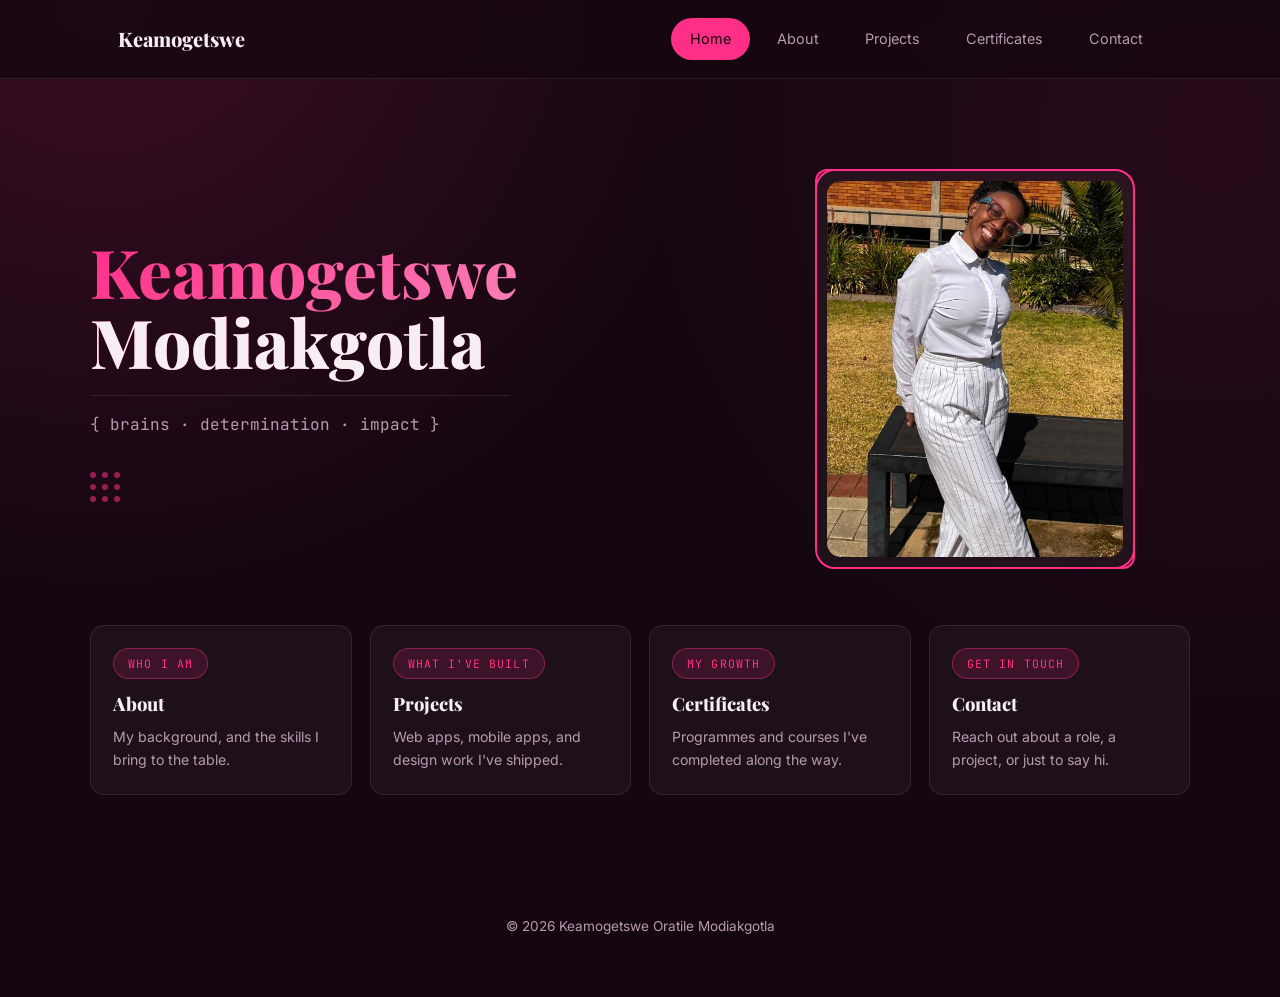
<file: index.html>
<!doctype html>
<html lang="en">
  <head>
    <meta charset="UTF-8" />
    <meta name="viewport" content="width=device-width, initial-scale=1.0" />
    <title>Keamogetswe Modiakgotla — Portfolio</title>
    <meta
      name="description"
      content="Portfolio of Keamogetswe Oratile Modiakgotla, Computer Science student at the University of the Witwatersrand."
    />
    <link rel="stylesheet" href="style.css" />
  </head>
  <body>
    <header class="nav">
      <div class="nav-inner">
        <a href="index.html" class="brand">Keamogetswe</a>
        <button
          class="nav-toggle"
          id="navToggle"
          aria-label="Toggle menu"
          aria-expanded="false"
        >
          ☰
        </button>
        <nav class="nav-links" id="navLinks">
          <a href="index.html" class="active">Home</a>
          <a href="about.html">About</a>
          <a href="projects.html">Projects</a>
          <a href="certificates.html">Certificates</a>
          <a href="contact.html">Contact</a>
        </nav>
      </div>
    </header>

    <main>
      <section class="hero wrap" style="border-top: none">
        <div class="hero-grid">
          <div>
            <h1>Keamogetswe<br /><span>Modiakgotla</span></h1>
            <div class="tagline-row">{ brains · determination · impact }</div>
            <div class="dot-grid">
              <span></span><span></span><span></span> <span></span><span></span
              ><span></span> <span></span><span></span><span></span>
            </div>
          </div>

          <div class="photo-frame">
            <span class="corner c-tl"></span><span class="corner c-br"></span>
            <img src="assets/profile1.jpeg" alt="Keamogetswe Modiakgotla" />
          </div>
        </div>

        <div class="home-nav-cards">
          <a class="home-nav-card" href="about.html">
            <span class="eyebrow">Who I Am</span>
            <h3>About</h3>
            <p>My background, and the skills I bring to the table.</p>
          </a>
          <a class="home-nav-card" href="projects.html">
            <span class="eyebrow">What I've Built</span>
            <h3>Projects</h3>
            <p>Web apps, mobile apps, and design work I've shipped.</p>
          </a>
          <a class="home-nav-card" href="certificates.html">
            <span class="eyebrow">My Growth</span>
            <h3>Certificates</h3>
            <p>Programmes and courses I've completed along the way.</p>
          </a>
          <a class="home-nav-card" href="contact.html">
            <span class="eyebrow">Get In Touch</span>
            <h3>Contact</h3>
            <p>Reach out about a role, a project, or just to say hi.</p>
          </a>
        </div>
      </section>
    </main>

    <footer>© 2026 Keamogetswe Oratile Modiakgotla</footer>

    <script>
      const navToggle = document.getElementById("navToggle");
      const navLinks = document.getElementById("navLinks");
      navToggle.addEventListener("click", () => {
        const isOpen = navLinks.classList.toggle("open");
        navToggle.setAttribute("aria-expanded", isOpen);
      });
    </script>
  </body>
</html>
</file>
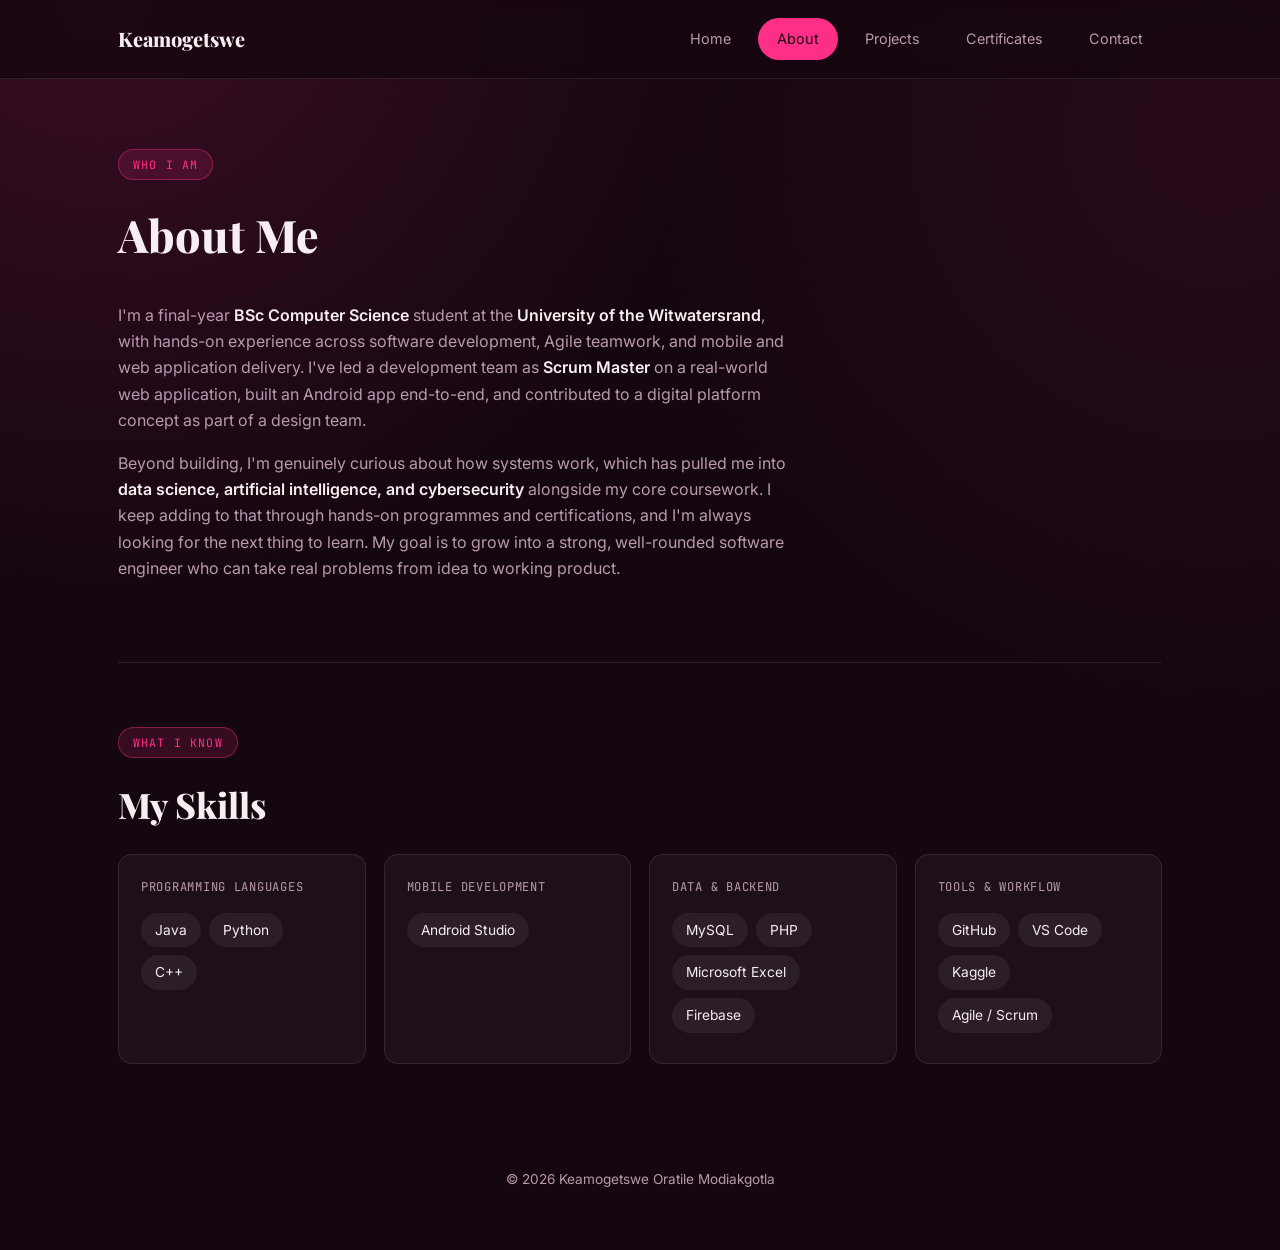
<file: about.html>
<!DOCTYPE html>
<html lang="en">
<head>
<meta charset="UTF-8">
<meta name="viewport" content="width=device-width, initial-scale=1.0">
<title>About — Keamogetswe Modiakgotla</title>
<link rel="stylesheet" href="style.css">
</head>
<body>

<header class="nav">
  <div class="nav-inner">
    <a href="index.html" class="brand">Keamogetswe</a>
    <button class="nav-toggle" id="navToggle" aria-label="Toggle menu" aria-expanded="false">☰</button>
    <nav class="nav-links" id="navLinks">
      <a href="index.html">Home</a>
      <a href="about.html" class="active">About</a>
      <a href="projects.html">Projects</a>
      <a href="certificates.html">Certificates</a>
      <a href="contact.html">Contact</a>
    </nav>
  </div>
</header>

<main class="wrap">
  <div class="page-head">
    <span class="eyebrow">Who I Am</span>
    <h1>About Me</h1>
  </div>

  <section style="border-top:none; padding-top:10px;">
    <div class="about-body">
      <p>
        I'm a final-year <strong>BSc Computer Science</strong> student at the
        <strong>University of the Witwatersrand</strong>, with hands-on experience across software development,
        Agile teamwork, and mobile and web application delivery. I've led a development team as
        <strong>Scrum Master</strong> on a real-world web application, built an Android app end-to-end, and
        contributed to a digital platform concept as part of a design team.
      </p>
      <p>
        Beyond building, I'm genuinely curious about how systems work, which has pulled me into
        <strong>data science, artificial intelligence, and cybersecurity</strong> alongside my core coursework.
        I keep adding to that through hands-on programmes and certifications, and I'm always looking for the next
        thing to learn. My goal is to grow into a strong, well-rounded software engineer who can take real
        problems from idea to working product.
      </p>
    </div>
  </section>

  <section>
    <span class="eyebrow">What I Know</span>
    <h2>My Skills</h2>
    <div class="skills-grid" style="margin-top:20px;">
      <div class="skill-card">
        <div class="head">Programming Languages</div>
        <span class="tag">Java</span><span class="tag">Python</span><span class="tag">C++</span>
      </div>
      <div class="skill-card">
        <div class="head">Mobile Development</div>
        <span class="tag">Android Studio</span>
      </div>
      <div class="skill-card">
        <div class="head">Data &amp; Backend</div>
        <span class="tag">MySQL</span><span class="tag">PHP</span><span class="tag">Microsoft Excel</span><span class="tag">Firebase</span>
      </div>
      <div class="skill-card">
        <div class="head">Tools &amp; Workflow</div>
        <span class="tag">GitHub</span><span class="tag">VS Code</span><span class="tag">Kaggle</span><span class="tag">Agile / Scrum</span>
      </div>
    </div>
  </section>
</main>

<footer>© 2026 Keamogetswe Oratile Modiakgotla</footer>

<script>
  const navToggle = document.getElementById('navToggle');
  const navLinks = document.getElementById('navLinks');
  navToggle.addEventListener('click', ()=>{
    const isOpen = navLinks.classList.toggle('open');
    navToggle.setAttribute('aria-expanded', isOpen);
  });
</script>

</body>
</html>
</file>
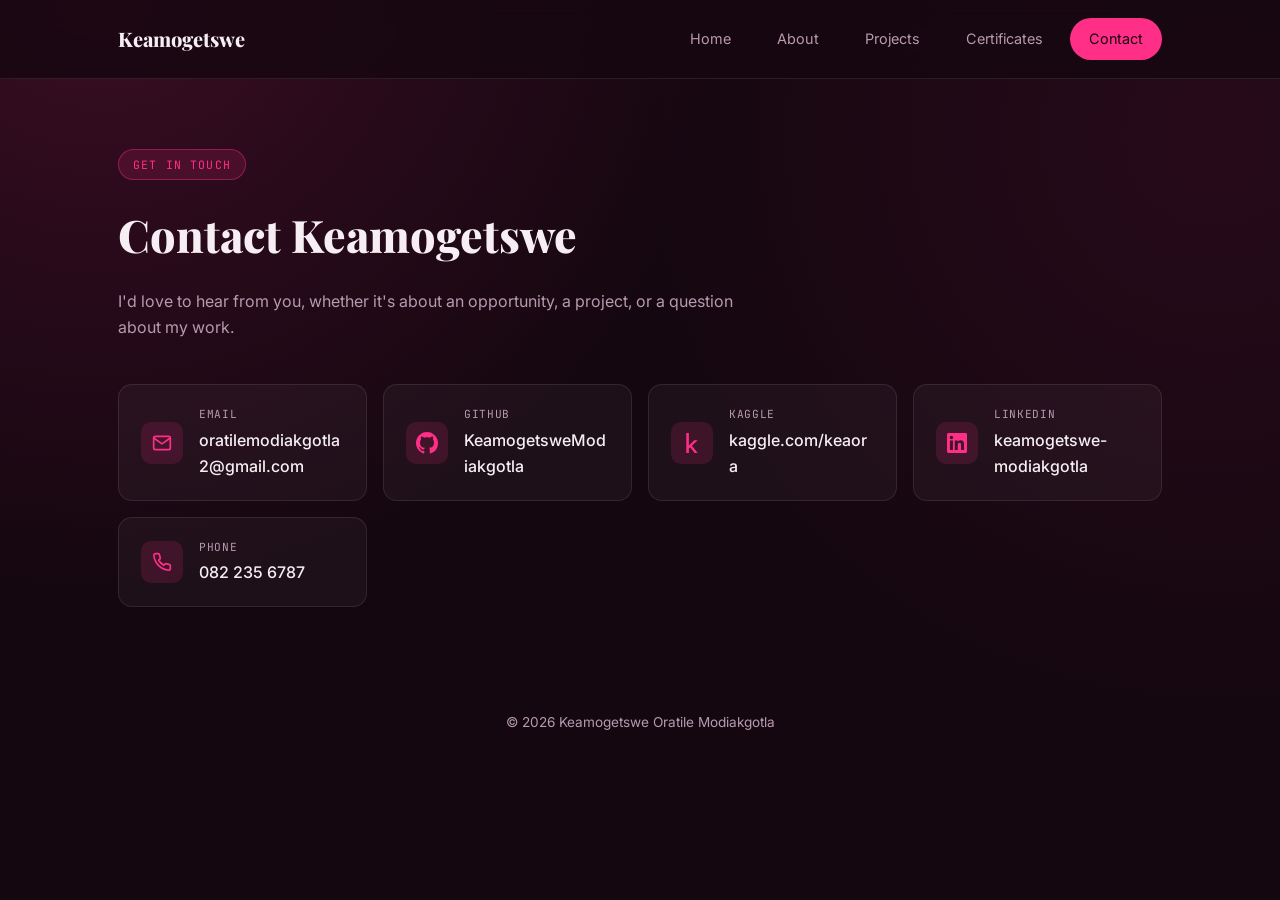
<file: contact.html>
<!DOCTYPE html>
<html lang="en">
<head>
<meta charset="UTF-8">
<meta name="viewport" content="width=device-width, initial-scale=1.0">
<title>Contact — Keamogetswe Modiakgotla</title>
<link rel="stylesheet" href="style.css">
</head>
<body>

<header class="nav">
  <div class="nav-inner">
    <a href="index.html" class="brand">Keamogetswe</a>
    <button class="nav-toggle" id="navToggle" aria-label="Toggle menu" aria-expanded="false">☰</button>
    <nav class="nav-links" id="navLinks">
      <a href="index.html">Home</a>
      <a href="about.html">About</a>
      <a href="projects.html">Projects</a>
      <a href="certificates.html">Certificates</a>
      <a href="contact.html" class="active">Contact</a>
    </nav>
  </div>
</header>

<main class="wrap">
  <div class="page-head">
    <span class="eyebrow">Get In Touch</span>
    <h1>Contact Keamogetswe</h1>
    <p class="section-sub">I'd love to hear from you, whether it's about an opportunity, a project, or a question about my work.</p>
  </div>

  <section style="border-top:none; padding-top:10px;">
    <div class="contact-grid">
      <a class="contact-card" href="mailto:oratilemodiakgotla2@gmail.com">
        <div class="contact-icon">
          <svg viewBox="0 0 24 24" width="20" height="20" fill="none" stroke="currentColor" stroke-width="2" aria-hidden="true">
            <rect x="2" y="4" width="20" height="16" rx="2"/>
            <path d="M2 6l10 7 10-7"/>
          </svg>
        </div>
        <div>
          <div class="contact-label">Email</div>
          <div class="contact-value">oratilemodiakgotla2@gmail.com</div>
        </div>
      </a>
      <a class="contact-card" href="https://github.com/KeamogetsweModiakgotla" target="_blank" rel="noopener">
        <div class="contact-icon">
          <svg viewBox="0 0 24 24" width="22" height="22" fill="currentColor" aria-hidden="true">
            <path d="M12 0C5.37 0 0 5.37 0 12c0 5.31 3.435 9.795 8.205 11.385.6.105.825-.255.825-.57 0-.285-.015-1.23-.015-2.235-3.015.555-3.795-.735-4.035-1.41-.135-.345-.72-1.41-1.23-1.695-.42-.225-1.02-.78-.015-.795.945-.015 1.62.87 1.845 1.23 1.08 1.815 2.805 1.305 3.495.99.105-.78.42-1.305.765-1.605-2.67-.3-5.46-1.335-5.46-5.925 0-1.305.465-2.385 1.23-3.225-.12-.3-.54-1.53.12-3.18 0 0 1.005-.315 3.3 1.23.96-.27 1.98-.405 3-.405s2.04.135 3 .405c2.295-1.56 3.3-1.23 3.3-1.23.66 1.65.24 2.88.12 3.18.765.84 1.23 1.905 1.23 3.225 0 4.605-2.805 5.625-5.475 5.925.435.375.81 1.095.81 2.22 0 1.605-.015 2.895-.015 3.3 0 .315.225.69.825.57A12.02 12.02 0 0024 12c0-6.63-5.37-12-12-12z"/>
          </svg>
        </div>
        <div>
          <div class="contact-label">GitHub</div>
          <div class="contact-value">KeamogetsweModiakgotla</div>
        </div>
      </a>
      <a class="contact-card" href="https://www.kaggle.com/keaora" target="_blank" rel="noopener">
        <div class="contact-icon">
          <svg viewBox="0 0 24 24" width="20" height="20" fill="currentColor" aria-hidden="true">
            <path d="M18.825 23.859c-.022.092-.117.141-.281.141h-3.139c-.187 0-.351-.082-.492-.248l-5.178-6.589-1.448 1.374v5.111c0 .235-.117.352-.351.352H5.505c-.236 0-.354-.117-.354-.352V.353c0-.233.118-.353.354-.353h2.431c.234 0 .351.12.351.353v14.653l6.062-6.101c.155-.157.32-.235.492-.235h3.239c.145 0 .234.06.27.177.036.117.006.221-.09.313l-6.396 6.288 6.937 8.598c.096.09.117.207.03.353"/>
          </svg>
        </div>
        <div>
          <div class="contact-label">Kaggle</div>
          <div class="contact-value">kaggle.com/keaora</div>
        </div>
      </a>
      <a class="contact-card" href="https://www.linkedin.com/in/keamogetswe-modiakgotla" target="_blank" rel="noopener">
        <div class="contact-icon">
          <svg viewBox="0 0 24 24" width="20" height="20" fill="currentColor" aria-hidden="true">
            <path d="M20.447 20.452h-3.554v-5.569c0-1.328-.027-3.037-1.852-3.037-1.853 0-2.136 1.445-2.136 2.939v5.667H9.351V9h3.414v1.561h.046c.477-.9 1.637-1.85 3.37-1.85 3.601 0 4.267 2.37 4.267 5.455v6.286zM5.337 7.433c-1.144 0-2.063-.926-2.063-2.065 0-1.138.92-2.063 2.063-2.063 1.14 0 2.064.925 2.064 2.063 0 1.139-.925 2.065-2.064 2.065zm1.782 13.019H3.555V9h3.564v11.452zM22.225 0H1.771C.792 0 0 .774 0 1.729v20.542C0 23.227.792 24 1.771 24h20.451C23.2 24 24 23.227 24 22.271V1.729C24 .774 23.2 0 22.222 0h.003z"/>
          </svg>
        </div>
        <div>
          <div class="contact-label">LinkedIn</div>
          <div class="contact-value">keamogetswe-modiakgotla</div>
        </div>
      </a>
      <a class="contact-card" href="tel:+27822356787">
  <div class="contact-icon">
    <svg viewBox="0 0 24 24" width="20" height="20" fill="none" stroke="currentColor" stroke-width="2" aria-hidden="true">
      <path d="M22 16.92v3a2 2 0 0 1-2.18 2 19.79 19.79 0 0 1-8.63-3.07 19.5 19.5 0 0 1-6-6 19.79 19.79 0 0 1-3.07-8.67A2 2 0 0 1 4.11 2h3a2 2 0 0 1 2 1.72c.127.96.362 1.903.7 2.81a2 2 0 0 1-.45 2.11L8.09 9.91a16 16 0 0 0 6 6l1.27-1.27a2 2 0 0 1 2.11-.45c.907.338 1.85.573 2.81.7A2 2 0 0 1 22 16.92z"/>
    </svg>
  </div>
  <div>
    <div class="contact-label">Phone</div>
    <div class="contact-value">082 235 6787</div>
  </div>
</a>
    </div>
  </section>
</main>

<footer>© 2026 Keamogetswe Oratile Modiakgotla</footer>

<script>
  const navToggle = document.getElementById('navToggle');
  const navLinks = document.getElementById('navLinks');
  navToggle.addEventListener('click', ()=>{
    const isOpen = navLinks.classList.toggle('open');
    navToggle.setAttribute('aria-expanded', isOpen);
  });
</script>

</body>
</html>
</file>
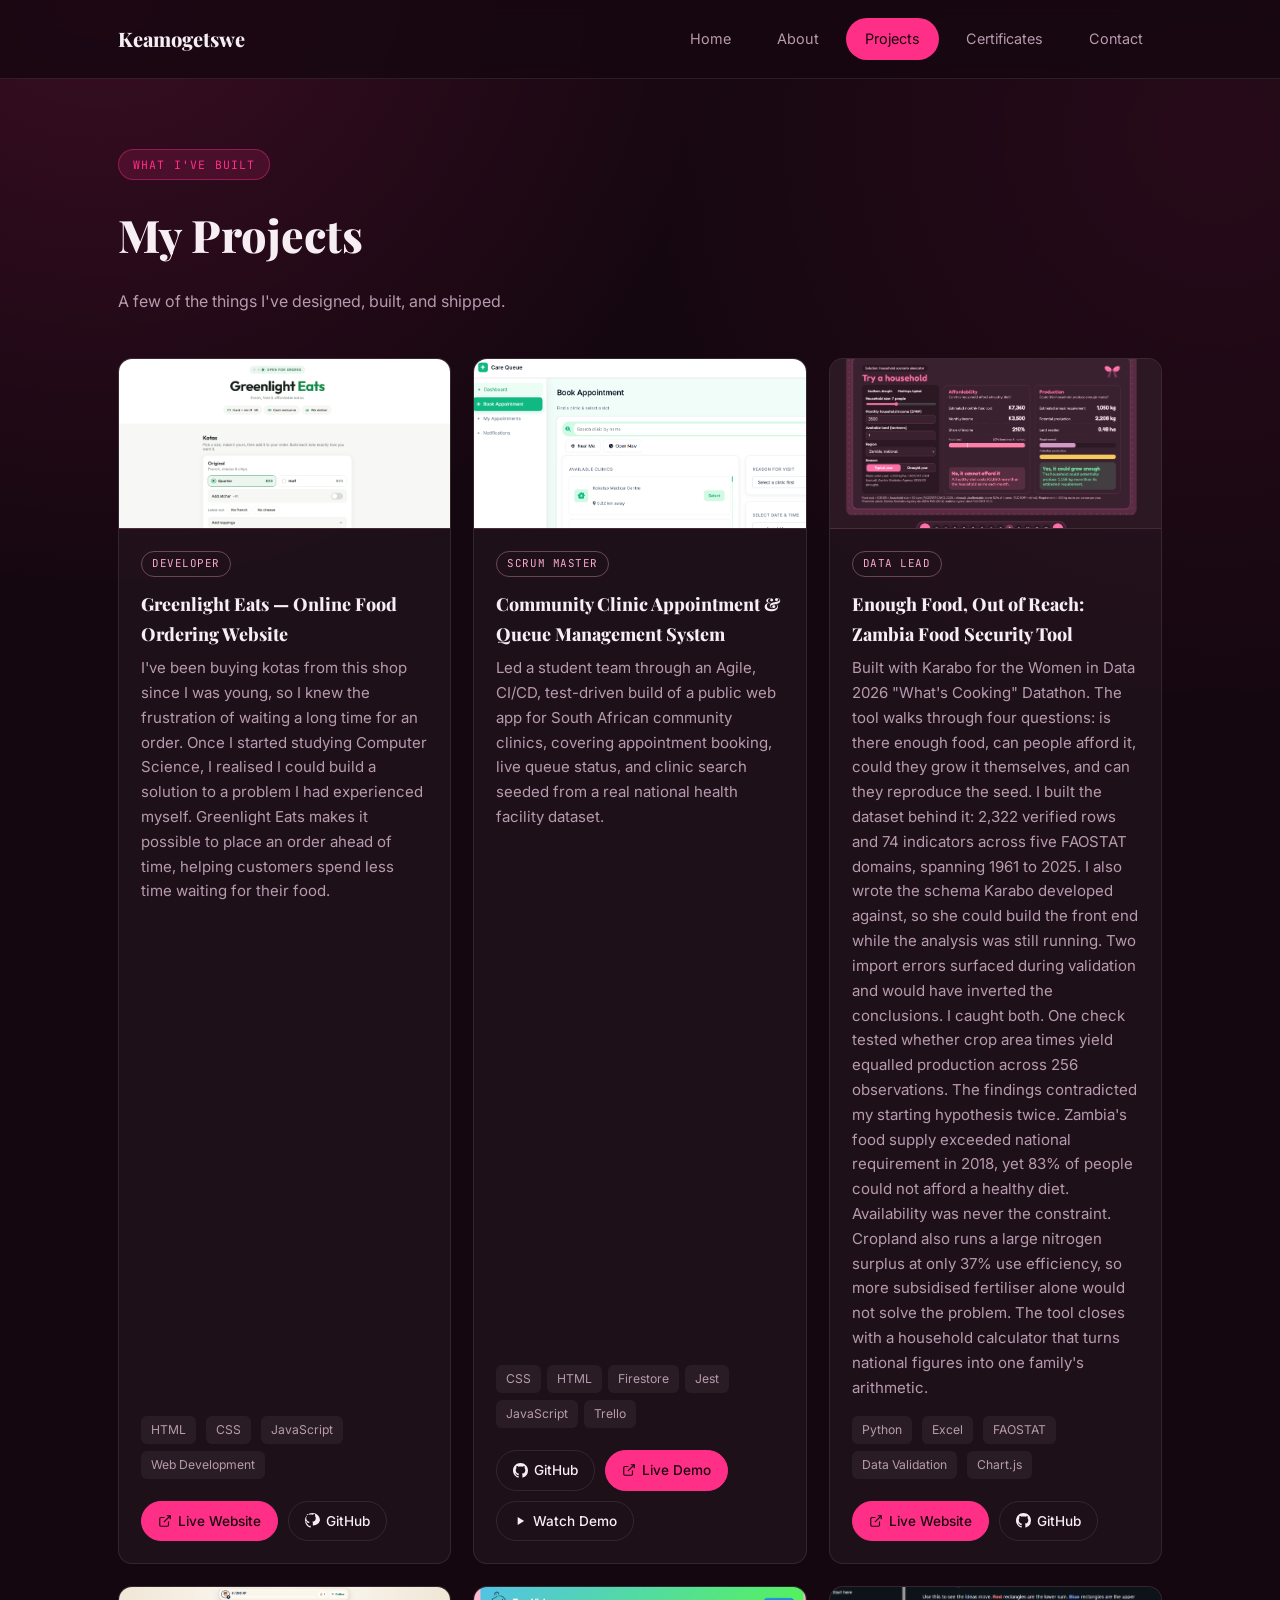
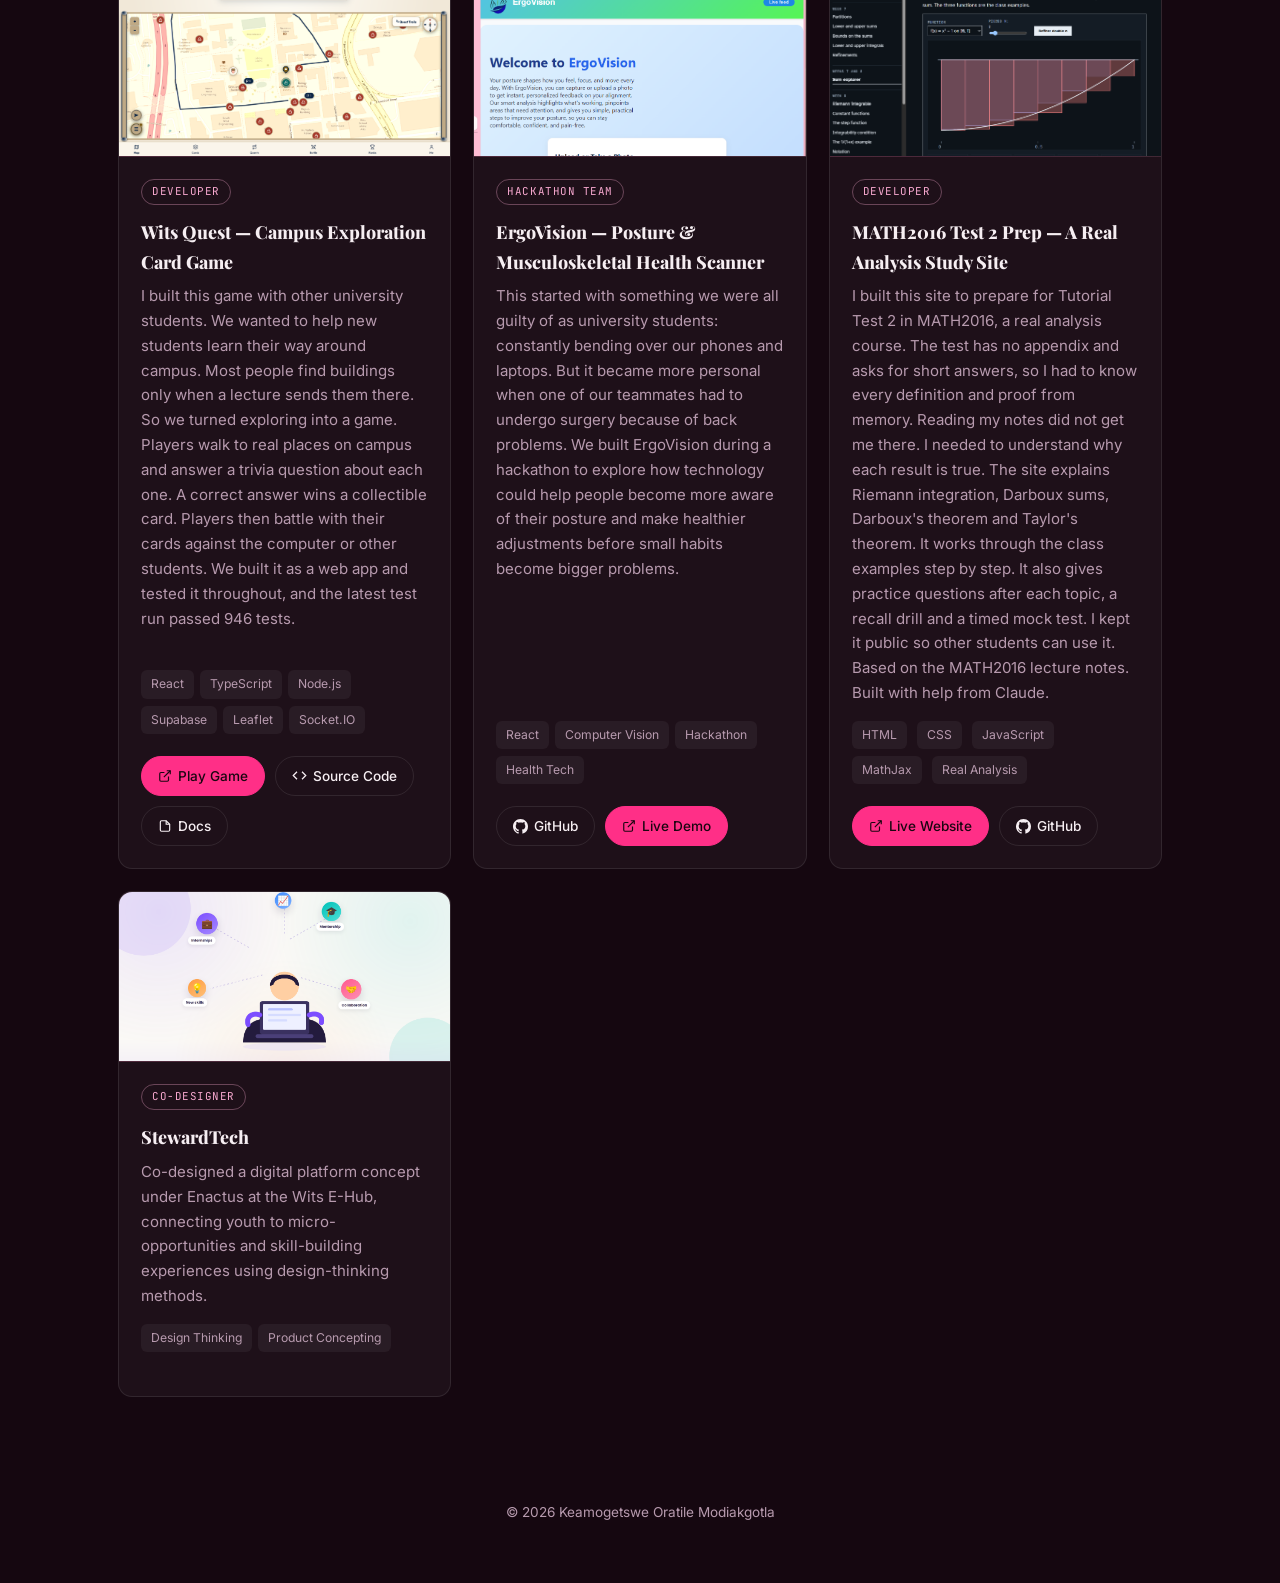
<file: projects.html>
<!DOCTYPE html>

<html lang="en">
<head>
<meta charset="UTF-8">
<meta name="viewport" content="width=device-width, initial-scale=1.0">
<title>Projects — Keamogetswe Modiakgotla</title>
<link rel="stylesheet" href="style.css">
</head>
<body>

<header class="nav">
  <div class="nav-inner">
    <a href="index.html" class="brand">Keamogetswe</a>
    <button class="nav-toggle" id="navToggle" aria-label="Toggle menu" aria-expanded="false">☰</button>
    <nav class="nav-links" id="navLinks">
      <a href="index.html">Home</a>
      <a href="about.html">About</a>
      <a href="projects.html" class="active">Projects</a>
      <a href="certificates.html">Certificates</a>
      <a href="contact.html">Contact</a>
    </nav>
  </div>
</header>

<main class="wrap">
  <div class="page-head">
    <span class="eyebrow">What I've Built</span>
    <h1>My Projects</h1>
    <p class="section-sub">A few of the things I've designed, built, and shipped.</p>
  </div>

  <section style="border-top:none; padding-top:10px;">
    <div class="projects-grid">


   
<div class="project-card">
  <div class="project-thumb">
    <img src="assets/projects/greenlight-eats.png" alt="Greenlight Eats ordering website">
  </div>

  <div class="project-body">
    <span class="role-tag">Developer</span>

    <h3>Greenlight Eats — Online Food Ordering Website</h3>

    <p>
     I've been buying kotas from this shop since I was young, so I knew the frustration
      of waiting a long time for an order. Once I started studying Computer Science, I
      realised I could build a solution to a problem I had experienced myself. Greenlight
      Eats makes it possible to place an order ahead of time, helping customers spend
      less time waiting for their food.
    </p>

    <div class="stack-tags">
      <span>HTML</span>
      <span>CSS</span>
      <span>JavaScript</span>
      <span>Web Development</span>
    </div>

    <div class="project-links">
      <a href="http://greenlight-eats.co.za/" target="_blank" rel="noopener" class="btn primary">
        <svg viewBox="0 0 24 24" width="14" height="14" fill="none" stroke="currentColor" stroke-width="2" aria-hidden="true">
          <path d="M18 13v6a2 2 0 0 1-2 2H5a2 2 0 0 1-2-2V8a2 2 0 0 1 2-2h6"/>
          <path d="M15 3h6v6"/>
          <path d="M10 14 21 3"/>
        </svg>
        Live Website
      </a>

      <a href="https://github.com/KeamogetsweModiakgotla/KeamogetsweModiakgotla.github.io.git" target="_blank" rel="noopener" class="btn">
        <svg viewBox="0 0 24 24" width="15" height="15" fill="currentColor" aria-hidden="true">
          <path d="M12 0C5.37 0 0 5.37 0 12c0 5.31 3.435 9.795 8.205 11.385.6.105.825-.255.825-.57 0-.285-.015-1.23-.015-2.235-3.015.555-3.795-.735-4.035-1.41-.135-.345-.72-1.41-1.23-1.695-.42-.225-1.02-.78-1.23-1.695-.135-.345-.72-1.41-1.23-1.695-.42-.225-1.02-.78-.015-.795.945-.015 1.62.87 1.845 1.23 1.08 1.815 2.805 1.305 3.495.99.105-.78.42-1.305.765-1.605-2.67-.3-5.46-1.335-5.46-5.925 0-1.305.465-2.385 1.23-3.225-.12-.3-.54-1.53.12-3.18 0 0 1.005-.315 3.3 1.23.96-.27 1.98-.405 3-.405s2.04.135 3 .405c2.295-1.56 3.3-1.23 3.3-1.23.66 1.65.24 2.88.12 3.18.765.84 1.23 1.905 1.23 3.225 0 4.605-2.805 5.625-5.475 5.925.435.375.81 1.095.81 2.22 0 1.605-.015 2.895-.015 3.3 0 .315.225.69.825.57A12.02 12.02 0 0024 12c0-6.63-5.37-12-12-12z"/>
        </svg>
        GitHub
      </a>
    </div>
  </div>
</div>



      <div class="project-card">
        <div class="project-thumb"><img src="assets/projects/community-clinic.png" alt="Community Clinic project illustration"></div>
        <div class="project-body">
          <span class="role-tag">Scrum Master</span>
          <h3>Community Clinic Appointment &amp; Queue Management System</h3>
          <p>
            Led a student team through an Agile, CI/CD, test-driven build of a public web app for South African
            community clinics, covering appointment booking, live queue status, and clinic search seeded from
            a real national health facility dataset.
          </p>
          <div class="stack-tags">
            <span>CSS</span><span>HTML</span><span>Firestore</span><span>Jest</span><span>JavaScript</span><span>Trello</span>
          </div>
          <div class="project-links">
            <a href="https://github.com/NkadimengKgothatso/SD-CareQueue" target="_blank" rel="noopener" class="btn">
              <svg viewBox="0 0 24 24" width="15" height="15" fill="currentColor" aria-hidden="true">
                <path d="M12 0C5.37 0 0 5.37 0 12c0 5.31 3.435 9.795 8.205 11.385.6.105.825-.255.825-.57 0-.285-.015-1.23-.015-2.235-3.015.555-3.795-.735-4.035-1.41-.135-.345-.72-1.41-1.23-1.695-.42-.225-1.02-.78-.015-.795.945-.015 1.62.87 1.845 1.23 1.08 1.815 2.805 1.305 3.495.99.105-.78.42-1.305.765-1.605-2.67-.3-5.46-1.335-5.46-5.925 0-1.305.465-2.385 1.23-3.225-.12-.3-.54-1.53.12-3.18 0 0 1.005-.315 3.3 1.23.96-.27 1.98-.405 3-.405s2.04.135 3 .405c2.295-1.56 3.3-1.23 3.3-1.23.66 1.65.24 2.88.12 3.18.765.84 1.23 1.905 1.23 3.225 0 4.605-2.805 5.625-5.475 5.925.435.375.81 1.095.81 2.22 0 1.605-.015 2.895-.015 3.3 0 .315.225.69.825.57A12.02 12.02 0 0024 12c0-6.63-5.37-12-12-12z"/>
              </svg>
              GitHub
            </a>
            <a href="https://care-queue-delta.vercel.app/" target="_blank" rel="noopener" class="btn primary">
              <svg viewBox="0 0 24 24" width="14" height="14" fill="none" stroke="currentColor" stroke-width="2" aria-hidden="true">
                <path d="M18 13v6a2 2 0 0 1-2 2H5a2 2 0 0 1-2-2V8a2 2 0 0 1 2-2h6"/>
                <path d="M15 3h6v6"/>
                <path d="M10 14 21 3"/>
              </svg>
              Live Demo
            </a>
            <a href="https://youtu.be/UJu9VxLU-jQ" target="_blank" rel="noopener" class="btn">
              <svg viewBox="0 0 24 24" width="14" height="14" fill="currentColor" aria-hidden="true">
                <path d="M8 5v14l11-7z"/>
              </svg>
              Watch Demo
            </a>
          </div>
        </div>
      </div>

    <div class="project-card">
  <div class="project-thumb">
    <img src="assets/projects/zambia-food-security.png" alt="Zambia food security data story and household calculator">
  </div>

  <div class="project-body">
    <span class="role-tag">Data Lead</span>

    <h3>Enough Food, Out of Reach: Zambia Food Security Tool</h3>

    <p>
      Built with Karabo for the Women in Data 2026 "What's Cooking" Datathon.
      The tool walks through four questions: is there enough food, can people afford it,
      could they grow it themselves, and can they reproduce the seed.
      I built the dataset behind it: 2,322 verified rows and 74 indicators across five
      FAOSTAT domains, spanning 1961 to 2025. I also wrote the schema Karabo developed
      against, so she could build the front end while the analysis was still running.
      Two import errors surfaced during validation and would have inverted the conclusions.
      I caught both. One check tested whether crop area times yield equalled production
      across 256 observations.
      The findings contradicted my starting hypothesis twice. Zambia's food supply exceeded
      national requirement in 2018, yet 83% of people could not afford a healthy diet.
      Availability was never the constraint. Cropland also runs a large nitrogen surplus at
      only 37% use efficiency, so more subsidised fertiliser alone would not solve the problem.
      The tool closes with a household calculator that turns national figures into one
      family's arithmetic.
    </p>

    <div class="stack-tags">
      <span>Python</span>
      <span>Excel</span>
      <span>FAOSTAT</span>
      <span>Data Validation</span>
      <span>Chart.js</span>
    </div>

    <div class="project-links">
      <a href="https://keamogetswemodiakgotla.github.io/zambia-food-security/" target="_blank" rel="noopener" class="btn primary">
        <svg viewBox="0 0 24 24" width="14" height="14" fill="none" stroke="currentColor" stroke-width="2" aria-hidden="true">
          <path d="M18 13v6a2 2 0 0 1-2 2H5a2 2 0 0 1-2-2V8a2 2 0 0 1 2-2h6"/>
          <path d="M15 3h6v6"/>
          <path d="M10 14 21 3"/>
        </svg>
        Live Website
      </a>

      <a href="https://github.com/KeamogetsweModiakgotla/zambia-food-security" target="_blank" rel="noopener" class="btn">
        <svg viewBox="0 0 24 24" width="15" height="15" fill="currentColor" aria-hidden="true">
          <path d="M12 0C5.37 0 0 5.37 0 12c0 5.31 3.435 9.795 8.205 11.385.6.105.825-.255.825-.57 0-.285-.015-1.23-.015-2.235-3.015.555-3.795-.735-4.035-1.41-.135-.345-.72-1.41-1.23-1.695-.42-.225-1.02-.78-.015-.795.945-.015 1.62.87 1.845 1.23 1.08 1.815 2.805 1.305 3.495.99.105-.78.42-1.305.765-1.605-2.67-.3-5.46-1.335-5.46-5.925 0-1.305.465-2.385 1.23-3.225-.12-.3-.54-1.53.12-3.18 0 0 1.005-.315 3.3 1.23.96-.27 1.98-.405 3-.405s2.04.135 3 .405c2.295-1.56 3.3-1.23 3.3-1.23.66 1.65.24 2.88.12 3.18.765.84 1.23 1.905 1.23 3.225 0 4.605-2.805 5.625-5.475 5.925.435.375.81 1.095.81 2.22 0 1.605-.015 2.895-.015 3.3 0 .315.225.69.825.57A12.02 12.02 0 0024 12c0-6.63-5.37-12-12-12z"/>
        </svg>
        GitHub
      </a>
    </div>
  </div>
</div>

<div class="project-card">
  <div class="project-thumb"><img src="assets/projects/wits-quest.png" alt="Wits Quest campus game"></div>
  <div class="project-body">
    <span class="role-tag">Developer</span>
    <h3>Wits Quest — Campus Exploration Card Game</h3>
    <p>
    I built this game with other university students.
 We wanted to help new students learn their way around campus. Most people find
  buildings only when a lecture sends them there. So we turned exploring into a game.
  Players walk to real places on campus and answer a trivia question about each one.
  A correct answer wins a collectible card. Players then battle with their cards against
  the computer or other students. We built it as a web app and tested it throughout,
  and the latest test run passed 946 tests.
    </p>
    <div class="stack-tags">
      <span>React</span><span>TypeScript</span><span>Node.js</span><span>Supabase</span><span>Leaflet</span><span>Socket.IO</span>
    </div>
    <div class="project-links">
      <a href="https://wits-quest.vercel.app" target="_blank" rel="noopener" class="btn primary">
        <svg viewBox="0 0 24 24" width="14" height="14" fill="none" stroke="currentColor" stroke-width="2" aria-hidden="true">
          <path d="M18 13v6a2 2 0 0 1-2 2H5a2 2 0 0 1-2-2V8a2 2 0 0 1 2-2h6"/>
          <path d="M15 3h6v6"/>
          <path d="M10 14 21 3"/>
        </svg>
        Play Game
      </a>
      <a href="https://sdp.ms.wits.ac.za/big-o/Wits-Quest" target="_blank" rel="noopener" class="btn">
        <svg viewBox="0 0 24 24" width="15" height="15" fill="none" stroke="currentColor" stroke-width="2" aria-hidden="true">
          <path d="m16 18 6-6-6-6"/>
          <path d="m8 6-6 6 6 6"/>
        </svg>
        Source Code
      </a>
      <a href="https://nkadimengkgothatso.github.io/-wits-quest/" target="_blank" rel="noopener" class="btn">
        <svg viewBox="0 0 24 24" width="14" height="14" fill="none" stroke="currentColor" stroke-width="2" aria-hidden="true">
          <path d="M14 3H6a2 2 0 0 0-2 2v14a2 2 0 0 0 2 2h12a2 2 0 0 0 2-2V9z"/>
          <path d="M14 3v6h6"/>
        </svg>
        Docs
      </a>
    </div>
  </div>
</div>
      <div class="project-card">
        <div class="project-thumb"><img src="assets/projects/posture-scanner2.png" alt="Posture Scanner project illustration"></div>
        <div class="project-body">
          <span class="role-tag">Hackathon Team</span>
          <h3>ErgoVision — Posture &amp; Musculoskeletal Health Scanner</h3>
          <p>
           This started with something we were all guilty of as university students:
      constantly bending over our phones and laptops. But it became more personal when
      one of our teammates had to undergo surgery because of back problems. We built
      ErgoVision during a hackathon to explore how technology could help people become
      more aware of their posture and make healthier adjustments before small habits
      become bigger problems.
          </p>
          <div class="stack-tags">
            <span>React</span><span>Computer Vision</span><span>Hackathon</span><span>Health Tech</span>
          </div>
          <div class="project-links">
            <a href="https://github.com/Michelle-Aluwani/posture" target="_blank" rel="noopener" class="btn">
              <svg viewBox="0 0 24 24" width="15" height="15" fill="currentColor" aria-hidden="true">
                <path d="M12 0C5.37 0 0 5.37 0 12c0 5.31 3.435 9.795 8.205 11.385.6.105.825-.255.825-.57 0-.285-.015-1.23-.015-2.235-3.015.555-3.795-.735-4.035-1.41-.135-.345-.72-1.41-1.23-1.695-.42-.225-1.02-.78-.015-.795.945-.015 1.62.87 1.845 1.23 1.08 1.815 2.805 1.305 3.495.99.105-.78.42-1.305.765-1.605-2.67-.3-5.46-1.335-5.46-5.925 0-1.305.465-2.385 1.23-3.225-.12-.3-.54-1.53.12-3.18 0 0 1.005-.315 3.3 1.23.96-.27 1.98-.405 3-.405s2.04.135 3 .405c2.295-1.56 3.3-1.23 3.3-1.23.66 1.65.24 2.88.12 3.18.765.84 1.23 1.905 1.23 3.225 0 4.605-2.805 5.625-5.475 5.925.435.375.81 1.095.81 2.22 0 1.605-.015 2.895-.015 3.3 0 .315.225.69.825.57A12.02 12.02 0 0024 12c0-6.63-5.37-12-12-12z"/>
              </svg>
              GitHub
            </a>
            <a href="https://posture-sooty.vercel.app" target="_blank" rel="noopener" class="btn primary">
              <svg viewBox="0 0 24 24" width="14" height="14" fill="none" stroke="currentColor" stroke-width="2" aria-hidden="true">
                <path d="M18 13v6a2 2 0 0 1-2 2H5a2 2 0 0 1-2-2V8a2 2 0 0 1 2-2h6"/>
                <path d="M15 3h6v6"/>
                <path d="M10 14 21 3"/>
              </svg>
              Live Demo
            </a>
          </div>
        </div>
      </div>

      <div class="project-card">
  <div class="project-thumb">
    <img src="assets/projects/math2016-prep.png" alt="MATH2016 Test 2 Prep study site">
  </div>

  <div class="project-body">
    <span class="role-tag">Developer</span>

    <h3>MATH2016 Test 2 Prep — A Real Analysis Study Site</h3>

    <p>
      I built this site to prepare for Tutorial Test 2 in MATH2016, a real analysis course.
      The test has no appendix and asks for short answers, so I had to know every definition
      and proof from memory. Reading my notes did not get me there. I needed to understand why
      each result is true. The site explains Riemann integration, Darboux sums, Darboux's
      theorem and Taylor's theorem. It works through the class examples step by step. It also
      gives practice questions after each topic, a recall drill and a timed mock test.
      I kept it public so other students can use it.
      Based on the MATH2016 lecture notes. Built with help from Claude.
    </p>

    <div class="stack-tags">
      <span>HTML</span>
      <span>CSS</span>
      <span>JavaScript</span>
      <span>MathJax</span>
      <span>Real Analysis</span>
    </div>

    <div class="project-links">
      <a href="https://keamogetswemodiakgotla.github.io/math2016-test2-prep/" target="_blank" rel="noopener" class="btn primary">
        <svg viewBox="0 0 24 24" width="14" height="14" fill="none" stroke="currentColor" stroke-width="2" aria-hidden="true">
          <path d="M18 13v6a2 2 0 0 1-2 2H5a2 2 0 0 1-2-2V8a2 2 0 0 1 2-2h6"/>
          <path d="M15 3h6v6"/>
          <path d="M10 14 21 3"/>
        </svg>
        Live Website
      </a>

      <a href="https://github.com/KeamogetsweModiakgotla/math2016-test2-prep" target="_blank" rel="noopener" class="btn">
        <svg viewBox="0 0 24 24" width="15" height="15" fill="currentColor" aria-hidden="true">
          <path d="M12 0C5.37 0 0 5.37 0 12c0 5.31 3.435 9.795 8.205 11.385.6.105.825-.255.825-.57 0-.285-.015-1.23-.015-2.235-3.015.555-3.795-.735-4.035-1.41-.135-.345-.72-1.41-1.23-1.695-.42-.225-1.02-.78-.015-.795.945-.015 1.62.87 1.845 1.23 1.08 1.815 2.805 1.305 3.495.99.105-.78.42-1.305.765-1.605-2.67-.3-5.46-1.335-5.46-5.925 0-1.305.465-2.385 1.23-3.225-.12-.3-.54-1.53.12-3.18 0 0 1.005-.315 3.3 1.23.96-.27 1.98-.405 3-.405s2.04.135 3 .405c2.295-1.56 3.3-1.23 3.3-1.23.66 1.65.24 2.88.12 3.18.765.84 1.23 1.905 1.23 3.225 0 4.605-2.805 5.625-5.475 5.925.435.375.81 1.095.81 2.22 0 1.605-.015 2.895-.015 3.3 0 .315.225.69.825.57A12.02 12.02 0 0024 12c0-6.63-5.37-12-12-12z"/>
        </svg>
        GitHub
      </a>
    </div>
  </div>
</div>

      <div class="project-card">
        <div class="project-thumb"><img src="assets/projects/stewardtech.png" alt="StewardTech project illustration"></div>
        <div class="project-body">
          <span class="role-tag">Co-Designer</span>
          <h3>StewardTech</h3>
          <p>
            Co-designed a digital platform concept under Enactus at the Wits E-Hub, connecting youth to
            micro-opportunities and skill-building experiences using design-thinking methods.
          </p>
          <div class="stack-tags">
            <span>Design Thinking</span><span>Product Concepting</span>
          </div>
        </div>
      </div>

    </div>
  </section>
</main>

<footer>© 2026 Keamogetswe Oratile Modiakgotla</footer>

<script>
  const navToggle = document.getElementById('navToggle');
  const navLinks = document.getElementById('navLinks');
  navToggle.addEventListener('click', ()=>{
    const isOpen = navLinks.classList.toggle('open');
    navToggle.setAttribute('aria-expanded', isOpen);
  });
</script>

</body>
</html>
</file>
<file: style.css>
@import url('https://fonts.googleapis.com/css2?family=Playfair+Display:wght@700;800;900&family=JetBrains+Mono:wght@400;500;700&family=Inter:wght@400;500;600;700&display=swap');

:root{
  --bg:#150710;
  --bg-alt:#1f0a18;
  --panel: rgba(255,255,255,0.04);
  --panel-border: rgba(255,255,255,0.09);
  --pink:#ff2f87;
  --pink-soft: rgba(255,47,135,0.14);
  --rose:#f7a8cf;
  --ink:#f6eef2;
  --ink-muted:#b79aae;
  --radius:14px;
}

*{box-sizing:border-box;}
html{scroll-behavior:smooth;}
body{
  margin:0;
  background:
    radial-gradient(circle at 8% -5%, rgba(255,47,135,0.16), transparent 42%),
    radial-gradient(circle at 95% 15%, rgba(255,47,135,0.08), transparent 40%),
    var(--bg);
  background-attachment:fixed;
  color:var(--ink);
  font-family:'Inter', sans-serif;
  line-height:1.65;
}

h1,h2,h3{font-family:'Playfair Display', serif; margin:0; font-weight:800;}
.mono{font-family:'JetBrains Mono', monospace;}
a{color:var(--pink);}
a:focus-visible, button:focus-visible{outline:2px solid var(--rose); outline-offset:3px;}
.wrap{max-width:1100px; margin:0 auto; padding:0 28px;}

/* NAV */
header.nav{
  position:sticky; top:0; z-index:40;
  background:rgba(21,7,16,0.78);
  backdrop-filter:blur(10px);
  border-bottom:1px solid var(--panel-border);
}
.nav-inner{
  max-width:1100px; margin:0 auto; padding:18px 28px;
  display:flex; align-items:center; justify-content:space-between;
}
.brand{font-family:'Playfair Display', serif; font-size:1.25rem; font-weight:800; color:var(--ink); text-decoration:none;}
.nav-links{display:flex; gap:8px;}
.nav-links a{
  text-decoration:none; color:var(--ink-muted);
  font-size:0.9rem; padding:8px 18px; border-radius:999px;
  border:1px solid transparent;
  transition:background .2s ease, color .2s ease;
}
.nav-links a:hover{color:var(--ink); border-color:var(--panel-border);}
.nav-links a.active{background:var(--pink); color:#1a0510;}
.nav-toggle{display:none; background:none; border:1px solid var(--panel-border); color:var(--ink); border-radius:8px; padding:8px 12px; font-size:1rem;}

@media (max-width:720px){
  .nav-links{
    position:absolute; top:100%; left:0; right:0;
    flex-direction:column; padding:14px 20px 20px;
    background:rgba(21,7,16,0.98);
    border-bottom:1px solid var(--panel-border);
    display:none;
  }
  .nav-links.open{display:flex;}
  .nav-toggle{display:block;}
}

/* EYEBROW */
.eyebrow{
  display:inline-block;
  font-family:'JetBrains Mono', monospace;
  font-size:0.72rem; letter-spacing:0.1em; text-transform:uppercase;
  color:var(--pink); border:1px solid rgba(255,47,135,0.4);
  background:var(--pink-soft);
  padding:5px 14px; border-radius:999px; margin-bottom:18px;
}
.rule{width:52px; height:3px; background:var(--pink); border-radius:2px; margin:18px 0 26px;}

/* PAGE HEADER (used on non-home pages) */
.page-head{padding:70px 0 20px;}
.page-head h1{font-size:clamp(2rem,4.5vw,2.8rem);}

/* SECTIONS */
section{padding:64px 0; border-top:1px solid var(--panel-border);}
section:first-of-type{border-top:none;}
section h2{font-size:clamp(1.6rem,3vw,2.2rem); margin-bottom:14px;}
.section-sub{color:var(--ink-muted); max-width:62ch; margin-bottom:14px;}

/* ABOUT */
.about-body p{color:var(--ink-muted); max-width:68ch; margin:0 0 16px;}
.about-body strong{color:var(--ink); font-weight:600;}

/* SKILLS */
.skills-grid{display:grid; grid-template-columns:repeat(auto-fit, minmax(220px,1fr)); gap:18px;}
.skill-card{
  background:var(--panel); border:1px solid var(--panel-border);
  border-radius:var(--radius); padding:22px;
}
.skill-card .head{
  display:flex; align-items:center; gap:8px;
  font-family:'JetBrains Mono', monospace;
  font-size:0.76rem; letter-spacing:0.06em; text-transform:uppercase;
  color:var(--ink-muted); margin-bottom:16px;
}
.tag{
  display:inline-block; background:rgba(255,255,255,0.06);
  color:var(--ink); font-size:0.86rem;
  padding:6px 14px; border-radius:999px; margin:0 8px 8px 0;
}

/* PROJECTS */
.projects-grid{display:grid; grid-template-columns:repeat(auto-fit, minmax(280px,1fr)); gap:22px;}
.project-card{
  background:var(--panel); border:1px solid var(--panel-border);
  border-radius:var(--radius); overflow:hidden;
  display:flex; flex-direction:column;
}
.project-thumb{
  height:170px; background:linear-gradient(135deg, rgba(255,47,135,0.14), rgba(255,47,135,0.03));
  display:flex; align-items:center; justify-content:center;
  color:var(--ink-muted); font-family:'JetBrains Mono', monospace;
  font-size:0.78rem; letter-spacing:0.03em; text-transform:uppercase;
  border-bottom:1px solid var(--panel-border);
  overflow:hidden;
}
.project-thumb img, .project-thumb svg{width:100%; height:100%; object-fit:cover; display:block;}
.thumb-caption{
  font-size:0.72rem; font-style:italic; color:var(--ink-muted);
  padding:8px 22px 0; margin:0;
}
.project-body{padding:22px; display:flex; flex-direction:column; flex:1;}
.project-body h3{font-size:1.12rem; margin-bottom:8px;}
.project-body p{color:var(--ink-muted); font-size:0.94rem; margin:0 0 14px; flex:1;}
.role-tag{
  display:inline-block; align-self:flex-start;
  font-family:'JetBrains Mono', monospace;
  font-size:0.68rem; letter-spacing:0.05em; text-transform:uppercase;
  color:var(--rose); border:1px solid rgba(247,168,207,0.35);
  padding:3px 10px; border-radius:999px; margin-bottom:12px;
}
.stack-tags{margin-bottom:16px;}
.stack-tags span{
  display:inline-block; font-size:0.76rem; color:var(--ink-muted);
  background:rgba(255,255,255,0.05); padding:4px 10px; border-radius:6px; margin:0 6px 6px 0;
}
.project-links{display:flex; gap:10px; flex-wrap:wrap;}
.project-note{
  font-size:0.78rem; color:var(--ink-muted); margin-top:10px; line-height:1.5;
}
.project-note strong{color:var(--ink); font-weight:600;}
.btn{
  display:inline-flex; align-items:center; gap:6px;
  font-size:0.85rem; padding:8px 16px; border-radius:999px;
  text-decoration:none; font-weight:500;
  border:1px solid var(--panel-border); color:var(--ink);
  white-space:nowrap;
  flex-shrink:0;
}
.btn.primary{background:var(--pink); color:#1a0510; border-color:var(--pink);}
.btn:hover{opacity:0.88;}

/* CERTIFICATES */
.cert-grid{display:grid; grid-template-columns:repeat(auto-fit, minmax(220px,1fr)); gap:20px;}
.cert-card{
  background:var(--panel); border:1px solid var(--panel-border);
  border-radius:var(--radius); overflow:hidden; cursor:pointer;
  text-align:left; padding:0; color:inherit; font-family:inherit;
  display:flex; flex-direction:column;
  transition:transform .2s ease, border-color .2s ease;
}
.cert-card:hover{transform:translateY(-4px); border-color:rgba(255,47,135,0.45);}
.cert-thumb{height:150px; overflow:hidden; background:#fff;}
.cert-thumb img{width:100%; height:100%; object-fit:cover; display:block;}
.cert-info{padding:16px 18px;}
.cert-info h3{font-size:0.98rem; margin-bottom:4px; font-family:'Inter', sans-serif; font-weight:600;}
.cert-info .meta{color:var(--ink-muted); font-size:0.8rem;}
.cert-info .view{color:var(--pink); font-size:0.8rem; margin-top:8px; display:inline-block;}

/* LIGHTBOX */
.lightbox{
  position:fixed; inset:0; background:rgba(10,3,7,0.94);
  display:none; align-items:center; justify-content:center;
  padding:32px; z-index:100;
}
.lightbox.open{display:flex;}
.lightbox-content{max-width:min(90vw, 800px); max-height:88vh; text-align:center;}
.lightbox-content img{max-width:100%; max-height:78vh; border-radius:8px; background:#fff;}
.lightbox-caption{color:var(--ink-muted); margin-top:14px; font-size:0.92rem;}
.lightbox-close{
  position:absolute; top:24px; right:32px;
  background:none; border:1px solid var(--panel-border); color:var(--ink);
  width:40px; height:40px; border-radius:50%; font-size:1.2rem; cursor:pointer;
}
.lightbox-close:hover{border-color:var(--pink); color:var(--pink);}

/* CONTACT */
.contact-grid{display:grid; grid-template-columns:repeat(auto-fit, minmax(240px,1fr)); gap:16px;}
.contact-card{
  background:var(--panel); border:1px solid var(--panel-border);
  border-radius:var(--radius); padding:20px 22px;
  display:flex; align-items:center; gap:16px;
  text-decoration:none; color:var(--ink);
  transition:border-color .2s ease;
}
.contact-card:hover{border-color:rgba(255,47,135,0.45);}
.contact-icon{
  width:42px; height:42px; border-radius:10px; background:var(--pink-soft);
  display:flex; align-items:center; justify-content:center; flex-shrink:0;
  color:var(--pink); font-size:1.1rem;
}
.contact-label{font-family:'JetBrains Mono', monospace; font-size:0.7rem; letter-spacing:0.06em; text-transform:uppercase; color:var(--ink-muted); margin-bottom:3px;}
.contact-value{font-weight:500; word-break:break-word;}

footer{text-align:center; padding:40px 24px 60px; color:var(--ink-muted); font-size:0.85rem;}

/* HOME HERO */
.hero{padding:90px 0 80px;}
.hero-grid{
  display:grid; grid-template-columns:1.3fr 0.9fr; gap:48px; align-items:center;
}

.photo-frame{
  position:relative;
  border:2px solid var(--pink);
  border-radius:20px;
  padding:10px;
  justify-self:center;
  width:100%; max-width:320px;
  aspect-ratio:4/5;
  background:var(--panel);
}
.photo-frame img{
  width:100%; height:100%; object-fit:cover; border-radius:14px; display:block;
}
.photo-frame .corner{
  position:absolute; width:24px; height:24px; border:2px solid var(--pink);
}
.photo-frame .c-tl{top:-2px; left:-2px; border-right:none; border-bottom:none; border-radius:12px 0 0 0;}
.photo-frame .c-br{bottom:-2px; right:-2px; border-left:none; border-top:none; border-radius:0 0 12px 0;}

@media (max-width:820px){
  .hero-grid{grid-template-columns:1fr;}
  .photo-frame{order:-1; max-width:220px;}
}

.hero h1{
  font-size:clamp(2.6rem,6vw,4.2rem); line-height:1.05;
  background:linear-gradient(135deg, var(--pink), var(--rose));
  -webkit-background-clip:text; background-clip:text; color:transparent;
}
.hero h1 span{color:var(--ink); background:none; -webkit-text-fill-color:var(--ink);}
.hero .tagline-row{
  font-family:'JetBrains Mono', monospace;
  color:var(--ink-muted); font-size:1rem; margin-top:18px;
  border-top:1px solid var(--panel-border);
  padding-top:16px; max-width:420px;
}

.dot-grid{
  display:grid; grid-template-columns:repeat(3, 6px); gap:6px; margin-top:34px;
}
.dot-grid span{width:6px; height:6px; border-radius:50%; background:var(--pink); opacity:0.55;}

.home-nav-cards{
  display:grid; grid-template-columns:repeat(auto-fit, minmax(200px,1fr)); gap:18px; margin-top:56px;
}
.home-nav-card{
  background:var(--panel); border:1px solid var(--panel-border);
  border-radius:var(--radius); padding:22px; text-decoration:none; color:var(--ink);
  transition:border-color .2s ease, transform .2s ease;
}
.home-nav-card:hover{border-color:rgba(255,47,135,0.45); transform:translateY(-3px);}
.home-nav-card .eyebrow{margin-bottom:10px;}
.home-nav-card h3{font-size:1.15rem; margin-bottom:6px;}
.home-nav-card p{color:var(--ink-muted); font-size:0.88rem; margin:0;}

@media (prefers-reduced-motion: reduce){
  html{scroll-behavior:auto;}
  .cert-card{transition:none;}
}
</file>
